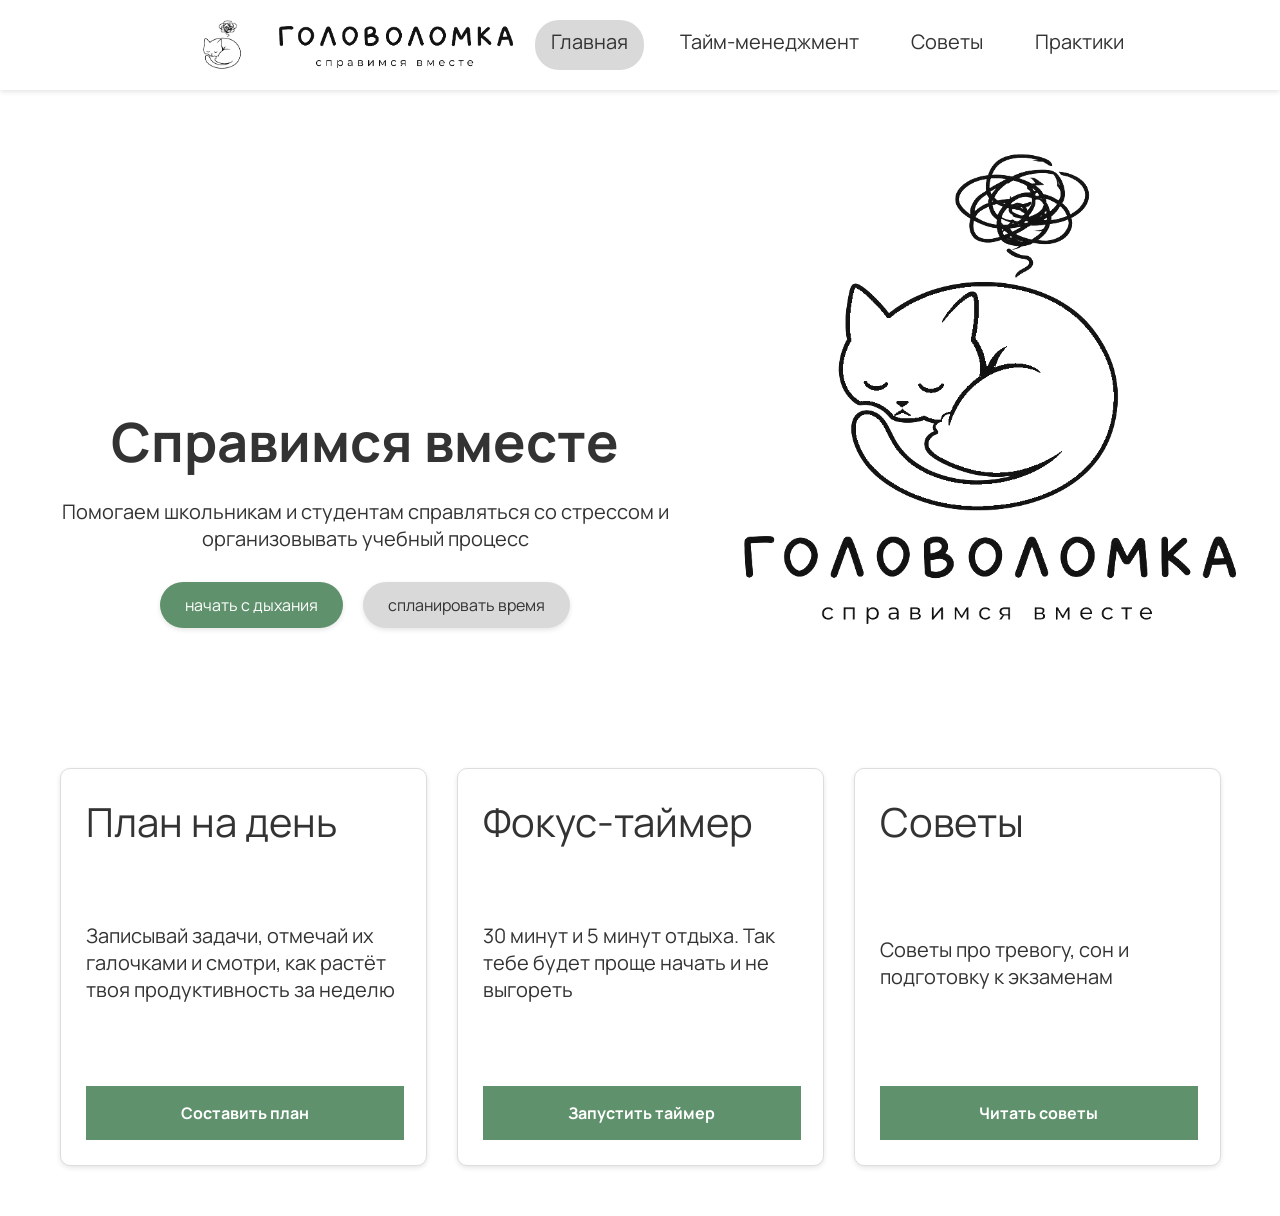
<file: index.html>
<!DOCTYPE html>
<html lang="ru">
<head>
    <meta charset="UTF-8">
    <title>Inside Out</title>
    <link rel="stylesheet" href="main.css">
    <link rel="preconnect" href="https://fonts.googleapis.com">
<link rel="preconnect" href="https://fonts.gstatic.com" crossorigin>
<link href="https://fonts.googleapis.com/css2?family=Manrope:wght@200..800&display=swap" rel="stylesheet">
</head>
<body>
    <header>
        <section class="navigation">
            <nav>
                <img src = "logophoto.png" alt = "">
                <img src="logotext.png" alt="">
                <a class = "active" href="index.html">Главная</a>
                <a href="time.html">Тайм-менеджмент</a>
                <a href="tips.html">Советы</a>
                <a href="practice.html">Практики</a>
            </nav>
        </section>
    </header>
    <main>
        <section class="start">
            <div class="start1">
                <div class="start-wrapper">
                    <div class="textstart">
                        <h1>Справимся вместе</h1>
                        <p>Помогаем школьникам и студентам справляться со стрессом и организовывать учебный процесс</p>
                        <div class="buttonstart">
                            <a class = "green" href="practice.html">начать с дыхания</a>
                            <a class = "grey" href="time.html">спланировать время</a>
                        </div>
                    </div>
                </div>
                <img class="logo" src="logo.png" alt="Логотип Inside Out">
            </div>
        </section> 
        
        <!-- <section class="achieve">
            <div class = "achieve_div">
                <div class = "block">
                    <h3>Для кого</h3>
                    <p>Школьники и студенты с тревожностью</p>
                </div>
                <div class = "block">
                    <h3>Проблема</h3>
                    <p>Стресс школьников и студентов в период экзаменов</p>
                </div>
                <div class = "block">
                    <h3>Цель</h3>
                    <p>Помочь школьникам и студентам справляться со стрессом и организовывать учебный процесс.</p>
                </div>
                <div class = "block">
                    <h3>Почему важно</h3>
                    <p>Есть необходимость в сохранении психики и ментального здоровья подростков.</p>
                </div>
            </div>
    </section> -->
    
    <section class = 'insaid'>
            <div>
                <div class = 'what_insaid'>
                    <div class = 'insaid__div'>
                        <h3>План на день</h3>
                        <p>Записывай задачи, отмечай их галочками и смотри, как растёт твоя продуктивность за неделю</p>
                        <div><a href="time.html">Составить план</a></div>
                    </div>
                    <div class = 'insaid__div'>
                        <h3>Фокус-таймер</h3>
                        <p>30 минут и 5 минут отдыха. Так тебе будет проще начать и не выгореть</p>
                        <div><a href="time.html">Запустить таймер</a></div>
                    </div>
                    <div class = 'insaid__div'>
                        <h3>Советы</h3>
                        <p>Советы про тревогу, сон и подготовку к экзаменам</p>
                        <div><a href="tips.html">Читать советы</a></div>
                    </div>
                </div>
        </section>
    </main>
    <footer>
    </footer>
</body>
</html>
</file>
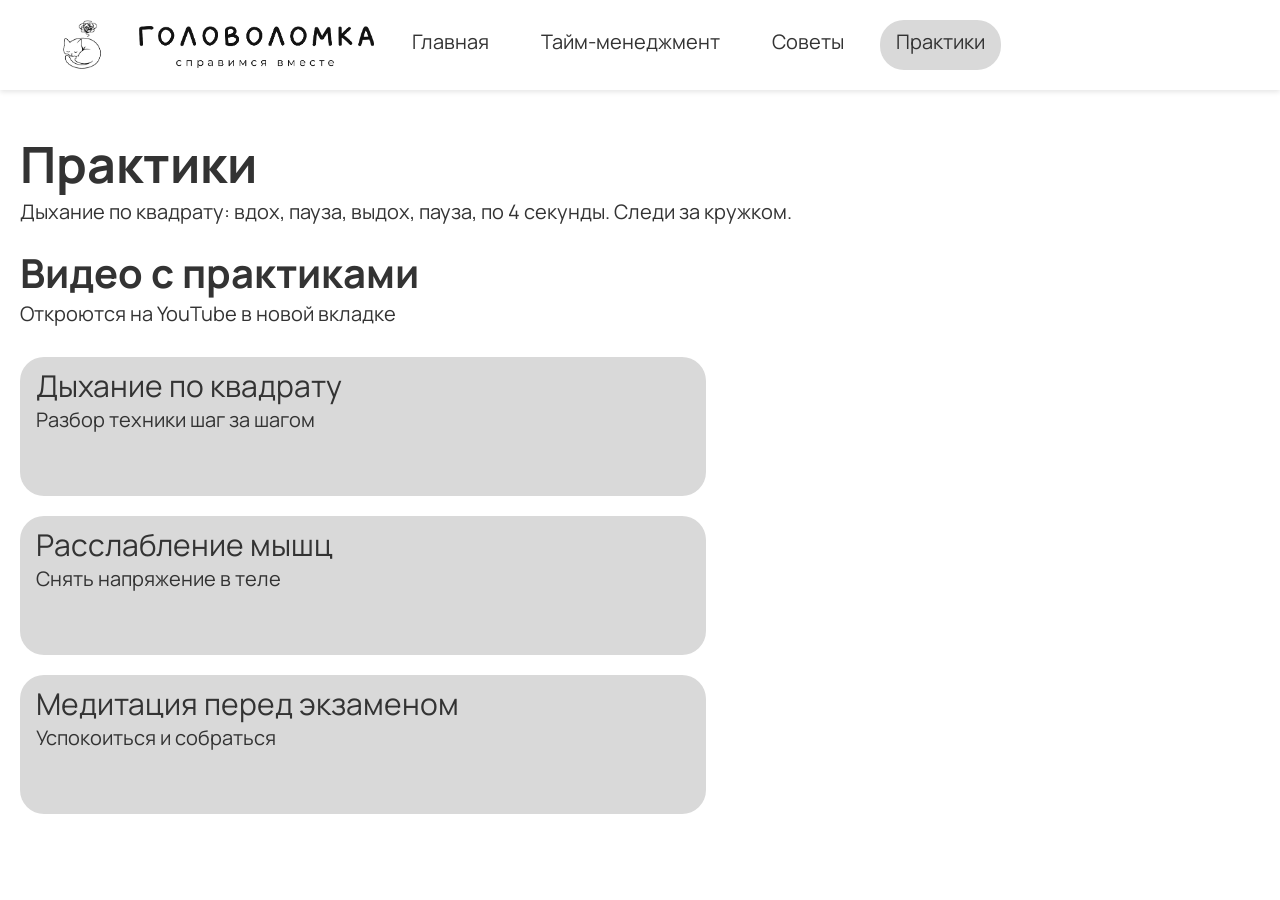
<file: practice.html>
<!DOCTYPE html>
<html lang="ru">
<head>
    <meta charset="UTF-8" />
    <title>Советы</title>
    <link rel="stylesheet" href="practice.css"/>
    <link rel="preconnect" href="https://fonts.googleapis.com">
<link rel="preconnect" href="https://fonts.gstatic.com" crossorigin>
<link href="https://fonts.googleapis.com/css2?family=Manrope:wght@200..800&display=swap" rel="stylesheet">
</head>
<body>

    <header>
        <section class="navigation">
            <nav>
                <img src = "logophoto.png" alt = "">
                <img src="logotext.png" alt="">
                <a href="index.html">Главная</a>
                <a href="time.html">Тайм-менеджмент</a>
                <a href="tips.html">Советы</a>
                <a class = "active" href="practice.html">Практики</a>
            </nav>
        </section>
    </header>
<main>
    <section class="start"> 
        <div class="start1"> 
            <h1>Практики</h1>
            <p>Дыхание по квадрату: вдох, пауза, выдох, пауза, по 4 секунды. Следи за кружком.</p> 
        </div> 
</head>
<body>

<div class = "text">
    <h2>Видео с практиками</h2>
    <p>Откроются на YouTube в новой вкладке</p>
</div>
<section>
    <div class = "video">
        <a href="https://youtu.be/_wtz7mJqzLc?si=_9qa8ta7BtfoZv0U">Дыхание по квадрату</a>
        <p>Разбор техники шаг за шагом</p>
    </div>
    <div class = "video">
        <a href="https://youtu.be/q-Xxjqx1kJI?si=MVQXKlrnGl7_N0sY">Расслабление мышц</a>
        <p>Снять напряжение в теле</p>
    </div>
    <div class = "video">
        <a href="https://youtu.be/bg9Xa-LiApo?si=4Lma7cokaay2SI8x">Медитация перед экзаменом</a>
        <p>Успокоиться и собраться</p>
    </div>
</section>
</main>
<footer>

</footer>
</body>
</html>
</file>
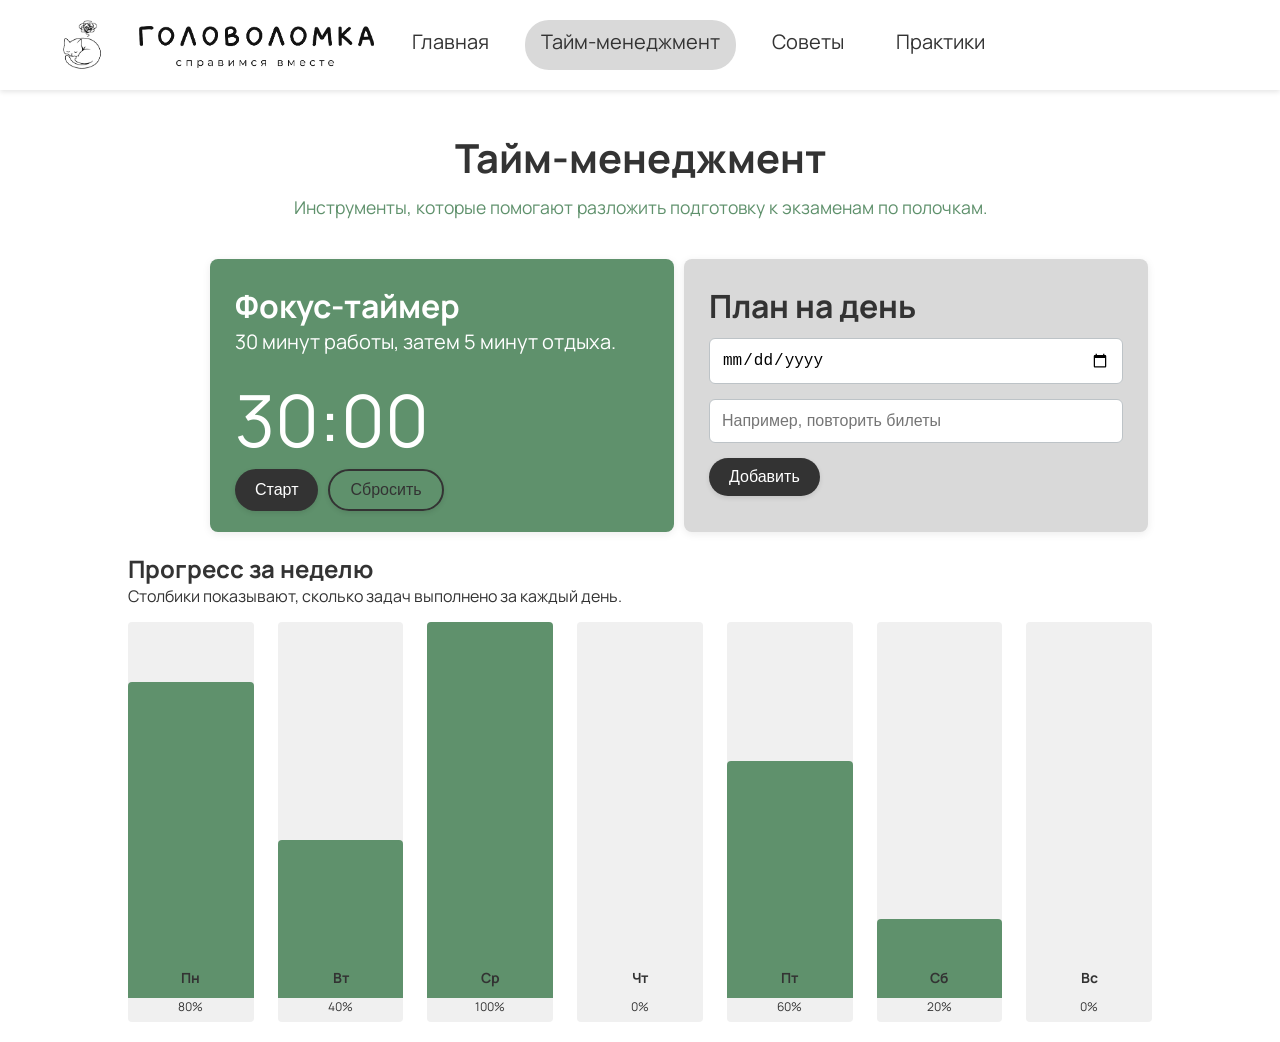
<file: time.html>
<!DOCTYPE html>
<html lang="ru">
<head>
    <meta charset="UTF-8">
    <title>Inside Out</title>
    <link rel="stylesheet" href="time.css">
        <link rel="preconnect" href="https://fonts.googleapis.com">
<link rel="preconnect" href="https://fonts.gstatic.com" crossorigin>
<link href="https://fonts.googleapis.com/css2?family=Manrope:wght@200..800&display=swap" rel="stylesheet">
</head>
<body>
<header>
    <section class="navigation">
        <nav>
            <img src = "logophoto.png" alt = "">
            <img src="logotext.png" alt="">
            <a href="index.html">Главная</a>
            <a class = "active" href="time.html">Тайм-менеджмент</a>
            <a href="tips.html">Советы</a>
            <a href="practice.html">Практики</a>
        </nav>
    </section>
</header>
<main>
    <section id="time" data-t="Тайм-менеджмент">
        <div class="hero">
            <div class="wrapper">
                <h1>Тайм-менеджмент</h1>
                <p class="lead">Инструменты, которые помогают разложить подготовку к экзаменам по полочкам.</p>
            </div>
        </div>

        <div class="wrapper section">
            <div class="grid">
    
                <div class="card small-green">
                    <h2>Фокус-таймер</h2>
                    <p>30 минут работы, затем 5 минут отдыха.</p>
                    <div class="timer" id="tt" role="timer">30:00</div>                                                                                                                                                                         
    
                    <div class="buttons">
                        <button class="btn" id="tg">Старт</button>
                        <button class="btn outline" id="tr">Сбросить</button>
                    </div>
                </div>

                <div class="card gray">
                    <h2>План на день</h2>
                    <input type="date" id="pd" class="date-input">
                    <form id="pf" class="task-form">
                        <input type="text" id="pi" placeholder="Например, повторить билеты" maxlength="80" autocomplete="off">
                        <button class="btn" type="submit">Добавить</button>
                    </form>
    
                </div>
    
            </div>
        </div>
<div class = "pr_card">
    <h2>Прогресс за неделю</h2>
    <p>Столбики показывают, сколько задач выполнено за каждый день.</p>

    <div class="week-progress">
        <div class="day">
            <div class="fill" style="height: 80%;"></div>
            <span class="label">Пн</span>
            <span class="percent">80%</span>
        </div>

        <div class="day">
            <div class="fill" style="height: 40%;"></div>
            <span class="label">Вт</span>
            <span class="percent">40%</span>
        </div>
        <div class="day">
            <div class="fill" style="height: 100%;"></div>
            <span class="label">Ср</span>
            <span class="percent">100%</span>
        </div>
        <div class="day">
            <div class="fill" style="height: 0%;"></div>
            <span class="label">Чт</span>
            <span class="percent">0%</span>
        </div>
        <div class="day">
            <div class="fill" style="height: 60%;"></div>
            <span class="label">Пт</span>
            <span class="percent">60%</span>
        </div>
        <div class="day">
            <div class="fill" style="height: 20%;"></div>
            <span class="label">Сб</span>
            <span class="percent">20%</span>
        </div>
        <div class="day">
            <div class="fill" style="height: 0%;"></div>
            <span class="label">Вс</span>
            <span class="percent">0%</span>
        </div>
    </div>
</div>
    </section>
</main>
<footer>

</footer>
</body>
</file>
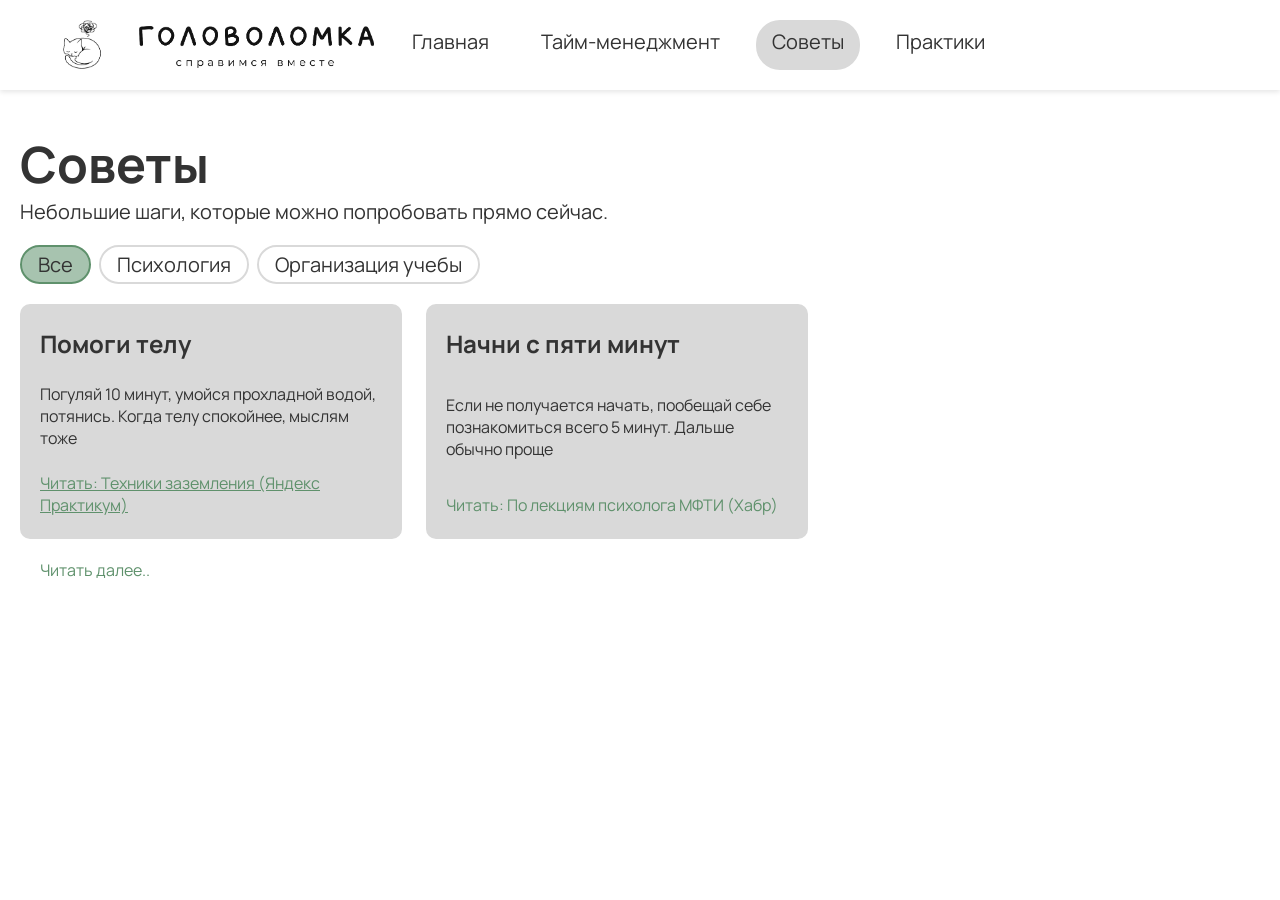
<file: tips.html>
<!DOCTYPE html>
<html lang="ru">
<head>
    <meta charset="UTF-8" />
    <title>Советы</title>
    <link rel="stylesheet" href="tips.css"/>
    <link rel="preconnect" href="https://fonts.googleapis.com">
<link rel="preconnect" href="https://fonts.gstatic.com" crossorigin>
<link href="https://fonts.googleapis.com/css2?family=Manrope:wght@200..800&display=swap" rel="stylesheet">
</head>
<body>

    <header>
        <section class="navigation">
            <nav>
                <img src = "logophoto.png" alt = "">
                <img src="logotext.png" alt="">
                <a href="index.html">Главная</a>
                <a href="time.html">Тайм-менеджмент</a>
                <a class = "active" href="tips.html">Советы</a>
                <a href="practice.html">Практики</a>
            </nav>
        </section>
    </header>
<main>
    <section class="start"> 
        <div class="start1"> 
            <h1>Советы</h1>
            <p>Небольшие шаги, которые можно попробовать прямо сейчас.</p> 
        </div> 
        <div class = "btn">
            <p style="background-color: #5f916c8b; border-color: #5f916c;">Все</p>
            <p>Психология</p>
            <p>Организация учебы</p>
        </div>
    </section> 
<section class = card1>
<article class="card_ps"> 
    <h2>Помоги телу</h2> 
    <p>Погуляй 10 минут, умойся прохладной водой, потянись. Когда телу спокойнее, мыслям тоже</p> 
    <a style="color: var(--color-accent-green);" href="https://practicum.yandex.ru/blog/bazovye-tehniki-zazemleniya/">Читать: Техники заземления (Яндекс Практикум)</a>
</article>
<article class="card_ych"> 
    <h2>Начни с пяти минут</h2> 
    <p>Если не получается начать, пообещай себе познакомиться всего 5 минут. Дальше обычно проще</p>
    <a style="color: var(--color-accent-green);">Читать: По лекциям психолога МФТИ (Хабр)</a>
</article>
</section>
</main>
<div class = "more">Читать далее..</div>
<footer>

</footer>
</body>
</html>
</file>
<file: main.css>
:root {
    --color-neutral-light: #F7F5EE;
    --color-neutral-medium: #D0D0CE;
    --color-neutral-dark: #D9D9D9;
    --color-accent-green: #5F916C;
}

* {
    margin: 0;
    padding: 0;
    box-sizing: border-box;
}

body {
    font-family: 'Manrope', sans-serif;
    color: #333;
    background-color: (var(--color-neutral-light));
}

header {
    padding: 20px 0;
    box-shadow: 0 2px 5px rgba(0, 0, 0, 0.1);
}

nav {
    display: flex;
    justify-content: center;
    gap: 20px;
    margin-left: 50px;
}

nav img {
    max-height: 50px;
}

.a123{
    position: absolute;
    right: 50px;
}
.active {
    background-color: #D9D9D9;
    padding: 8px 16px;
    border-radius: 24px;
}

nav a {
    color: #333;
    padding: 8px 16px;
    margin: 0;
    font-size: 20px;
    cursor: pointer;
    text-decoration: none;
}

nav a:hover {
    color: var(--color-accent-green);
}
.logo {
    width: 500px;
}

.start {
    padding: 60px 20px;
    text-align: center;
}
.green {
    background-color: #5F916C;
    color: white;
}
.grey {
    background-color: #D9D9D9;
    color: #333;
}

.start1 {
    display: flex;
    align-items: flex-end;
    gap: 50px;
    max-width: 1200px;
    margin: 0 auto;
}

.textstart h1 {
    font-size: 54px;
    margin-bottom: 20px;
}

.textstart p {
    font-size: 20px;
    margin-bottom: 30px;
}

.buttonstart {
    display: flex;
    justify-content: center;
    gap: 20px;
}

.buttonstart a {
    padding: 12px 25px;
    border-radius: 24px;
    cursor: pointer;
    text-decoration: none ;
    box-shadow: 0 2px 5px rgba(0, 0, 0, 0.1);
}

.green:hover {
    background-color: #53805f;
}
.grey:hover {
    background-color: #c3c3c3;
}

.achieve {
    background-color: #fff;
    padding: 50px 20px;
    text-align: flex-start;
}
.achieve_div {
    display: flex;
    flex-wrap: wrap;
    justify-content: center;
    gap: 30px;
    max-width: 900px;
    margin: 0 auto;
}

.block {
    flex: 1 1 250px;
    padding: 20px;
    border: 1px solid #eee;
    border-radius: 10px;
    background-color: #fff;
    box-shadow: 0 2px 5px rgba(0, 0, 0, 0.2);
}

.achieve h3 {
    margin-bottom: 10px;
    color: #5F916C;
}

.insaid {
    padding: 50px 20px;
    text-align: center;
}

.what_insaid {
    display: flex;
    text-align: start;
    flex-wrap: wrap;
    justify-content: center;
    gap: 30px;
    max-width: 1200px;
    margin: 30px auto 0px;
}

.insaid__div {
    width: 367px;
    height: 398px;
    padding: 25px;
    border: 1px solid #ddd;
    border-radius: 10px;
    background-color: #fff;
    display: flex;
    flex-direction: column;
    justify-content: space-between;
    align-content: center;
    min-height: 200px;
    box-shadow: 0 2px 5px rgba(0, 0, 0, 0.1);
}
.insaid h2 {
    font-size: 30px
}
.insaid p {
    margin-bottom: 20px;
    font-size: 20px;
}

.insaid h3 {
    margin-bottom: 10px;
    font-size: 40px;
    font-weight: 400;
}

.insaid a {
    display: inline-block;
    background-color: #5F916C;
    width: 318px;
    text-align: center;
    color: white;
    padding: 16px 56px;
    text-decoration: none;
    font-weight: bold;
}

.insaid a:hover {
    background-color: #53805f;
}
</file>
<file: practice.css>
:root {
    --color-neutral-light: #F7F5EE;
    --color-neutral-medium: #D0D0CE;
    --color-neutral-dark: #D9D9D9;
    --color-accent-green: #5F916C;
}

* {
    margin: 0;
    padding: 0;
    box-sizing: border-box;
}

body {
    font-family: 'Manrope', sans-serif;
    color: #333;
    background-color: (var(--color-neutral-light));
}

header {
    padding: 20px 0;
    box-shadow: 0 2px 5px rgba(0, 0, 0, 0.1);
}

nav {
    display: flex;
    justify-content: flex-start;
    gap: 20px;
    margin-left: 50px;
}

nav img {
    max-height: 50px;
}

.a123{
    position: absolute;
    right: 50px;
}

.active {
    background-color: #D9D9D9;
    padding: 8px 16px;
    border-radius: 24px;
}

nav a {
    color: #333;
    padding: 8px 16px;
    margin: 0;
    font-size: 20px;
    cursor: pointer;
    text-decoration: none;
}

nav a:hover {
    color: var(--color-accent-green);
}
.start1 {
    margin-top: 20px;
    padding: 20px;
    text-align: flex-start;
    flex-wrap: wrap;
}
.text {
    margin-left: 20px;
    margin-bottom: 30px;
}
.video {
    margin-left: 20px;
    border-radius: 24px;
    background-color: #D9D9D9;
    margin-bottom: 20px;
    padding: 8px 16px;
    width: 686px;
    height: 139px;
}
.video a {
    font-size: 30px;
    text-decoration: none;
    color: #333;
}
.video a:hover {
    color: #5F916C;
}
.video p {
    font-size: 20px;
}
.start1 h1 {
    font-size: 50px;
}
.text h2 {
    font-size: 40px;
}
.text p, .start1 p {
    font-size: 20px;
}
</file>
<file: time.css>
:root {
    --color-neutral-light: #F7F5EE;
    --color-neutral-medium: #D0D0CE;
    --color-neutral-dark: #D9D9D9;
    --color-accent-green: #5F916C;
}

* {
    margin: 0;
    padding: 0;
    box-sizing: border-box;
}

body {
    font-family: 'Manrope', sans-serif;
    color: #333;
    background-color: (var(--color-neutral-light));
}

header {
    padding: 20px 0;
    box-shadow: 0 2px 5px rgba(0, 0, 0, 0.1);
}

nav {
    display: flex;
    justify-content: flex-start;
    gap: 20px;
    margin-left: 50px;
}

nav img {
    max-height: 50px;
}

.a123{
    position: absolute;
    right: 50px;
}

.active {
    background-color: #D9D9D9;
    padding: 8px 16px;
    border-radius: 24px;
}

nav a {
    color: #333;
    padding: 8px 16px;
    margin: 0;
    font-size: 20px;
    cursor: pointer;
    text-decoration: none;
}

nav a:hover {
    color: var(--color-accent-green);
}

.wrapper {
    max-width: 900px;
    margin: 0 auto;
    padding: 0 20px;
}
.lead p {
    font-size: 20px;
    font-weight: 300;
}

.hero {
    padding: 40px 0;
    text-align: center;
}

.hero h1 {
    margin: 0;
    font-size: 2.5em;
    color: #333;
}

.hero .lead {
    margin: 10px 0 0;
    color: var(--color-accent-green);
    font-size: 1.1em;
}



.card {
    background-color: #D9D9D9;
    border-radius: 8px;
    padding: 25px;
    margin-bottom: 20px;
    box-shadow: 0 2px 8px rgba(0,0,0,0.08);
}

.card.small-green { 
    background-color: var(--color-accent-green);
    width: 464px;
    height: 273px;
}
.card.small-green h2 {
    color: #fff;
    font-size: 32px;
}
.card.small-green p {
    color:#fff;
    font-size: 20px;
}
.card.gray { 
    background-color: #D9D9D9;
    display: flex;
    flex-direction: column;
    width: 464px;
    height: 273px;
}
.card.gray h2{
    margin-bottom: 10px;
    font-size: 32px;
}
.pr_card {
    width: 80%;
    margin: auto;
    margin-bottom: 20px;
}

.card h2 {
    margin-top: 0;
    font-size: 24px;
    color: #333;
}

.card h3 {
    margin-top: 0;
    font-size: 20px;
    color: #333;
}

.card p {
    margin-bottom: 15px;
    color: #555;
}


.btn {
    background-color: #333;
    color: #fff;
    border: none;
    padding: 10px 20px;
    border-radius: 24px;
    cursor: pointer;
    font-size: 16px;
    transition: background-color 0.2s;
    box-shadow: 0 2px 5px rgba(0, 0, 0, 0.1);
}

.btn:hover {
    background-color: #404040;
}

.btn.outline {
    background-color: transparent;
    border: 2px solid #333;
    color: #333;
}

.btn.outline:hover {
    background-color: #333;
    color: #fff;
}

.buttons {
    display: flex;
    gap: 10px;
}


input[type="text"],
input[type="date"] {
    width: 100%;
    padding: 12px;
    margin-bottom: 15px;
    border: 1px solid #bdc3c7;
    border-radius: 6px;
    font-size: 16px;
    box-sizing: border-box;
}


.label {
    display: block;
    margin-bottom: 5px;
    font-weight: 600;
    color: #333;
}

.timer {
    font-size: 72px;
    color: #fff;
}

.grid {
    display: grid;
    grid-template-columns: 1fr 1fr;
    gap: 10px;
}
@media (max-width: 768px) {
    .grid {
        grid-template-columns: 1fr;
        margin: auto;
    }
}

.week-progress {
    display: grid;
    grid-template-columns: repeat(7, 1fr); 
    gap: 24px; 
    margin-top: 15px;

}

.day {
    position: relative; 
    background-color: #f0f0f0; 
    border-radius: 4px;
    height: 400px;
    display: flex;
    flex-direction: column;
    align-items: center;
    justify-content: flex-end; 
    padding-bottom: 5px;
    box-sizing: border-box;
}

.fill {
    background-color: var(--color-accent-green); 
    width: 100%;
    border-radius: 4px 4px 0 0; 

}

.label {
    position: absolute;
    bottom: 30px;
    font-size: 14px;
    font-weight: bold;
    color: #333;
}
.percent {
    font-size: 12px;
    color: #333;
    margin-bottom: 2px;
}
</file>
<file: tips.css>
:root {
    --color-neutral-light: #F7F5EE;
    --color-neutral-medium: #D0D0CE;
    --color-neutral-dark: #D9D9D9;
    --color-accent-green: #5F916C;
}

* {
    margin: 0;
    padding: 0;
    box-sizing: border-box;
}

body {
    font-family: 'Manrope', sans-serif;
    color: #333;
    background-color: (var(--color-neutral-light));
}

header {
    padding: 20px 0;
    box-shadow: 0 2px 5px rgba(0, 0, 0, 0.1);
}

nav {
    display: flex;
    justify-content: flex-start;
    gap: 20px;
    margin-left: 50px;
}

nav img {
    max-height: 50px;
}

.a123{
    position: absolute;
    right: 50px;
}


nav a {
    color: #333;
    padding: 8px 16px;
    margin: 0;
    font-size: 20px;
    cursor: pointer;
    text-decoration: none;
}

nav a:hover {
    color: var(--color-accent-green);
}
.active {
    background-color: #D9D9D9;
    padding: 8px 16px;
    border-radius: 24px;
}

.start1 {
    margin-top: 20px;
    padding: 20px;
    text-align: flex-start;
    flex-wrap: wrap;
}
.btn p {
    background-color: white;
    padding: 4px 16px 4px 16px;
    border-radius: 24px;
    font-size: 20px;
    border: 2px solid #D9D9D9;
}
.btn {
    margin-left: 20px;
    display: flex;
    gap: 8px;
}
.card1{
    display: flex;
    gap: 24px;
    margin: 20px;
    justify-content: flex-start;
}

.card_ps, .card_ych{
padding: 23px 20px ;
width: 382px;
height: 235px;
background: #D9D9D9;
border-radius: 10px;
display: flex;
flex-direction: column;
justify-content: space-between;
}
.start1 h1 {
    font-size: 50px;
}
.start1 p {
    font-size: 20px;
}
.more {
    margin-left: 40px;
    color: #5F916C;
}
</file>
